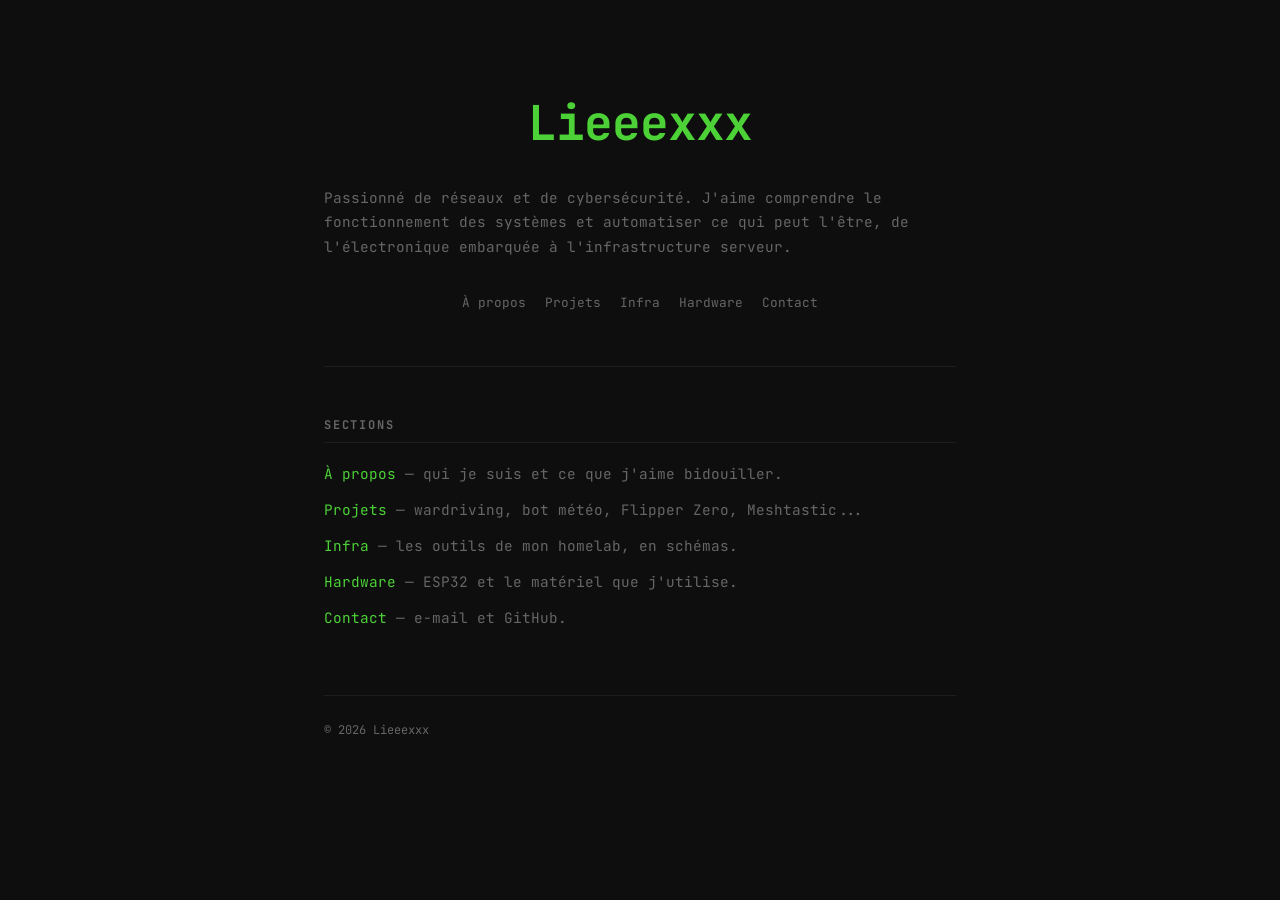
<file: index.html>
<!DOCTYPE html>
<html lang="fr">
<head>
  <meta charset="UTF-8">
  <meta name="viewport" content="width=device-width, initial-scale=1">
  <title>Lieeexxx.fr</title>
  <meta name="description" content="Portfolio de Lieeexxx : réseaux, cybersécurité et automatisation. Projets, infrastructure homelab, hardware (ESP32, Meshtastic) et contact.">
  <link rel="canonical" href="https://www.lieeexxx.fr/">

  <meta property="og:type" content="website">
  <meta property="og:site_name" content="Lieeexxx">
  <meta property="og:title" content="Lieeexxx.fr">
  <meta property="og:description" content="Portfolio de Lieeexxx : réseaux, cybersécurité et automatisation. Projets, infrastructure homelab, hardware (ESP32, Meshtastic) et contact.">
  <meta property="og:url" content="https://www.lieeexxx.fr/">
  <meta name="twitter:card" content="summary">
  <script type="application/ld+json">{"@context":"https://schema.org","@type":"WebSite","name":"Lieeexxx","url":"https://www.lieeexxx.fr/"}</script>

  <link rel="icon" href="/favicon.svg" type="image/svg+xml">
  <link rel="icon" href="/favicon-48.png" type="image/png" sizes="48x48">
  <link rel="shortcut icon" href="/favicon.ico">

  <link rel="stylesheet" href="/style.css?v=5">
  <link rel="preconnect" href="https://fonts.googleapis.com">
  <link rel="preconnect" href="https://fonts.gstatic.com" crossorigin>
  <link href="https://fonts.googleapis.com/css2?family=JetBrains+Mono:wght@400;700&display=swap" rel="stylesheet">
</head>
<body>

  <header>
    <h1><a href="/">Lieeexxx</a></h1>
    <p class="subtitle">Passionné de réseaux et de cybersécurité. J'aime comprendre le fonctionnement des systèmes et automatiser ce qui peut l'être, de l'électronique embarquée à l'infrastructure serveur.</p>
    <nav class="tabs">
      <a href="/a-propos">À propos</a>
      <a href="/projets">Projets</a>
      <a href="/infra">Infra</a>
      <a href="/hardware">Hardware</a>
      <a href="/contact">Contact</a>
    </nav>
  </header>

  <main>

    <section id="home">
      <h2>Sections</h2>
      <ul class="toc">
        <li><a href="/a-propos">À propos</a> — qui je suis et ce que j'aime bidouiller.</li>
        <li><a href="/projets">Projets</a> — wardriving, bot météo, Flipper Zero, Meshtastic...</li>
        <li><a href="/infra">Infra</a> — les outils de mon homelab, en schémas.</li>
        <li><a href="/hardware">Hardware</a> — ESP32 et le matériel que j'utilise.</li>
        <li><a href="/contact">Contact</a> — e-mail et GitHub.</li>
      </ul>
    </section>

  </main>

  <footer>
    <p>© 2026 Lieeexxx</p>
  </footer>

  <script src="/main.js?v=4" defer></script>
</body>
</html>
</file>
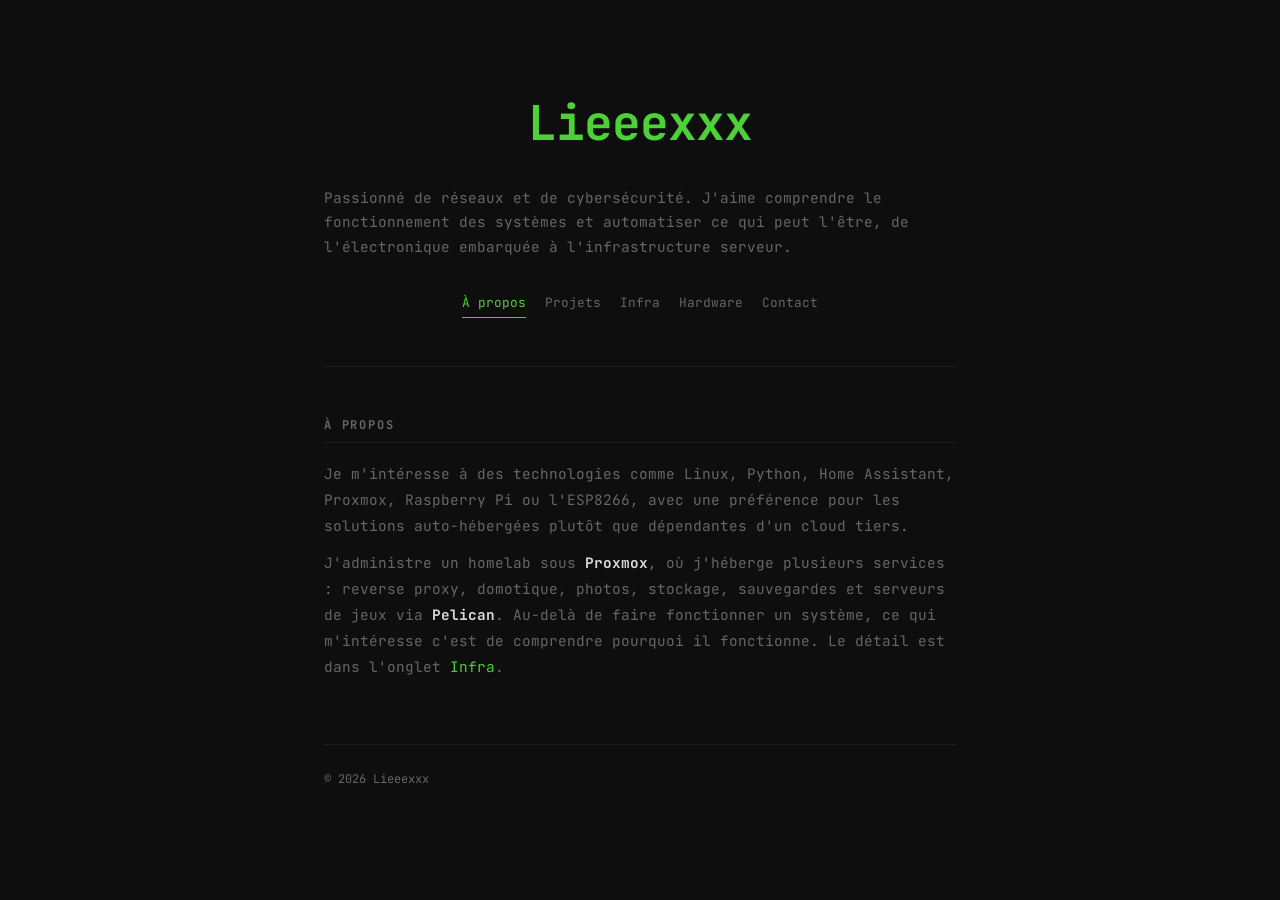
<file: a-propos.html>
<!DOCTYPE html>
<html lang="fr">
<head>
  <meta charset="UTF-8">
  <meta name="viewport" content="width=device-width, initial-scale=1">
  <title>À propos | Lieeexxx</title>
  <meta name="description" content="Qui est Lieeexxx : passionné de réseaux, de cybersécurité et d'auto-hébergement, de l'électronique embarquée à l'infrastructure serveur.">
  <link rel="canonical" href="https://www.lieeexxx.fr/a-propos">

  <meta property="og:type" content="website">
  <meta property="og:site_name" content="Lieeexxx">
  <meta property="og:title" content="À propos | Lieeexxx">
  <meta property="og:description" content="Qui est Lieeexxx : passionné de réseaux, de cybersécurité et d'auto-hébergement, de l'électronique embarquée à l'infrastructure serveur.">
  <meta property="og:url" content="https://www.lieeexxx.fr/a-propos">
  <meta name="twitter:card" content="summary">

  <link rel="icon" href="/favicon.svg" type="image/svg+xml">
  <link rel="icon" href="/favicon-48.png" type="image/png" sizes="48x48">
  <link rel="shortcut icon" href="/favicon.ico">

  <link rel="stylesheet" href="/style.css?v=5">
  <link rel="preconnect" href="https://fonts.googleapis.com">
  <link rel="preconnect" href="https://fonts.gstatic.com" crossorigin>
  <link href="https://fonts.googleapis.com/css2?family=JetBrains+Mono:wght@400;700&display=swap" rel="stylesheet">
</head>
<body>

  <header>
    <h1><a href="/">Lieeexxx</a></h1>
    <p class="subtitle">Passionné de réseaux et de cybersécurité. J'aime comprendre le fonctionnement des systèmes et automatiser ce qui peut l'être, de l'électronique embarquée à l'infrastructure serveur.</p>
    <nav class="tabs">
      <a href="/a-propos" class="active" aria-current="page">À propos</a>
      <a href="/projets">Projets</a>
      <a href="/infra">Infra</a>
      <a href="/hardware">Hardware</a>
      <a href="/contact">Contact</a>
    </nav>
  </header>

  <main>

    <section id="about">
      <h2>À propos</h2>
      <p>Je m'intéresse à des technologies comme Linux, Python, Home Assistant, Proxmox, Raspberry Pi ou l'ESP8266, avec une préférence pour les solutions auto-hébergées plutôt que dépendantes d'un cloud tiers.</p>
      <p>J'administre un homelab sous <a href="https://www.proxmox.com" target="_blank" rel="noopener"><strong>Proxmox</strong></a>, où j'héberge plusieurs services : reverse proxy, domotique, photos, stockage, sauvegardes et serveurs de jeux via <a href="https://pelican.dev" target="_blank" rel="noopener"><strong>Pelican</strong></a>. Au-delà de faire fonctionner un système, ce qui m'intéresse c'est de comprendre pourquoi il fonctionne. Le détail est dans l'onglet <a href="/infra">Infra</a>.</p>
    </section>

  </main>

  <footer>
    <p>© 2026 Lieeexxx</p>
  </footer>

  <script src="/main.js?v=4" defer></script>
</body>
</html>
</file>
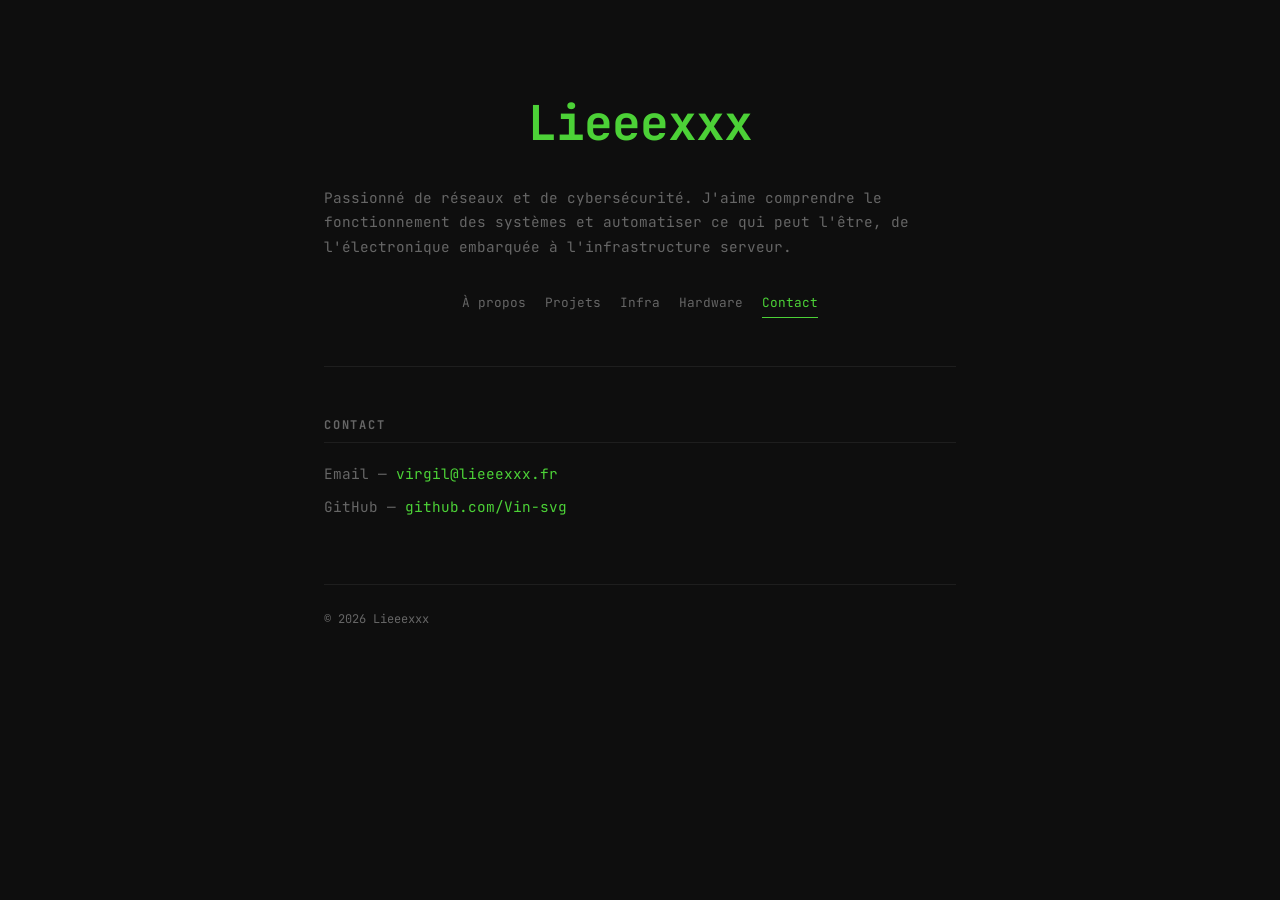
<file: contact.html>
<!DOCTYPE html>
<html lang="fr">
<head>
  <meta charset="UTF-8">
  <meta name="viewport" content="width=device-width, initial-scale=1">
  <title>Contact | Lieeexxx</title>
  <meta name="description" content="Contacter Lieeexxx par e-mail ou via GitHub.">
  <link rel="canonical" href="https://www.lieeexxx.fr/contact">

  <meta property="og:type" content="website">
  <meta property="og:site_name" content="Lieeexxx">
  <meta property="og:title" content="Contact | Lieeexxx">
  <meta property="og:description" content="Contacter Lieeexxx par e-mail ou via GitHub.">
  <meta property="og:url" content="https://www.lieeexxx.fr/contact">
  <meta name="twitter:card" content="summary">

  <link rel="icon" href="/favicon.svg" type="image/svg+xml">
  <link rel="icon" href="/favicon-48.png" type="image/png" sizes="48x48">
  <link rel="shortcut icon" href="/favicon.ico">

  <link rel="stylesheet" href="/style.css?v=5">
  <link rel="preconnect" href="https://fonts.googleapis.com">
  <link rel="preconnect" href="https://fonts.gstatic.com" crossorigin>
  <link href="https://fonts.googleapis.com/css2?family=JetBrains+Mono:wght@400;700&display=swap" rel="stylesheet">
</head>
<body>

  <header>
    <h1><a href="/">Lieeexxx</a></h1>
    <p class="subtitle">Passionné de réseaux et de cybersécurité. J'aime comprendre le fonctionnement des systèmes et automatiser ce qui peut l'être, de l'électronique embarquée à l'infrastructure serveur.</p>
    <nav class="tabs">
      <a href="/a-propos">À propos</a>
      <a href="/projets">Projets</a>
      <a href="/infra">Infra</a>
      <a href="/hardware">Hardware</a>
      <a href="/contact" class="active" aria-current="page">Contact</a>
    </nav>
  </header>

  <main>

    <section id="contact">
      <h2>Contact</h2>
      <ul>
        <li>Email — <a href="mailto:virgil@lieeexxx.fr">virgil@lieeexxx.fr</a></li>
        <li>GitHub — <a href="https://github.com/Vin-svg" target="_blank" rel="noopener">github.com/Vin-svg</a></li>
      </ul>
    </section>

  </main>

  <footer>
    <p>© 2026 Lieeexxx</p>
  </footer>

  <script src="/main.js?v=4" defer></script>
</body>
</html>
</file>
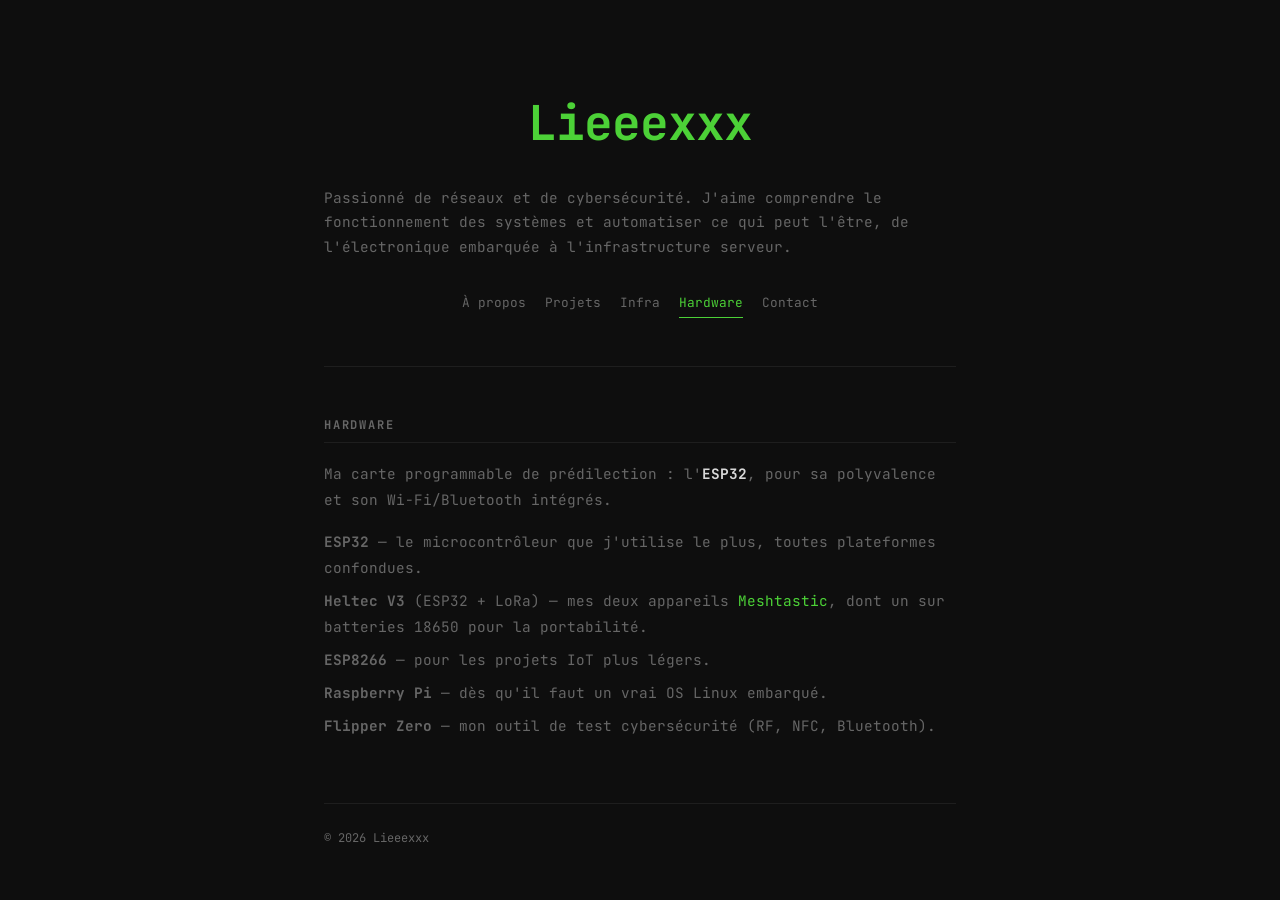
<file: hardware.html>
<!DOCTYPE html>
<html lang="fr">
<head>
  <meta charset="UTF-8">
  <meta name="viewport" content="width=device-width, initial-scale=1">
  <title>Hardware | Lieeexxx</title>
  <meta name="description" content="Le matériel préféré de Lieeexxx : ESP32, Heltec V3 pour Meshtastic, ESP8266, Raspberry Pi et Flipper Zero.">
  <link rel="canonical" href="https://www.lieeexxx.fr/hardware">

  <meta property="og:type" content="website">
  <meta property="og:site_name" content="Lieeexxx">
  <meta property="og:title" content="Hardware | Lieeexxx">
  <meta property="og:description" content="Le matériel préféré de Lieeexxx : ESP32, Heltec V3 pour Meshtastic, ESP8266, Raspberry Pi et Flipper Zero.">
  <meta property="og:url" content="https://www.lieeexxx.fr/hardware">
  <meta name="twitter:card" content="summary">

  <link rel="icon" href="/favicon.svg" type="image/svg+xml">
  <link rel="icon" href="/favicon-48.png" type="image/png" sizes="48x48">
  <link rel="shortcut icon" href="/favicon.ico">

  <link rel="stylesheet" href="/style.css?v=5">
  <link rel="preconnect" href="https://fonts.googleapis.com">
  <link rel="preconnect" href="https://fonts.gstatic.com" crossorigin>
  <link href="https://fonts.googleapis.com/css2?family=JetBrains+Mono:wght@400;700&display=swap" rel="stylesheet">
</head>
<body>

  <header>
    <h1><a href="/">Lieeexxx</a></h1>
    <p class="subtitle">Passionné de réseaux et de cybersécurité. J'aime comprendre le fonctionnement des systèmes et automatiser ce qui peut l'être, de l'électronique embarquée à l'infrastructure serveur.</p>
    <nav class="tabs">
      <a href="/a-propos">À propos</a>
      <a href="/projets">Projets</a>
      <a href="/infra">Infra</a>
      <a href="/hardware" class="active" aria-current="page">Hardware</a>
      <a href="/contact">Contact</a>
    </nav>
  </header>

  <main>

    <section id="hardware">
      <h2>Hardware</h2>
      <p>Ma carte programmable de prédilection : l'<strong>ESP32</strong>, pour sa polyvalence et son Wi-Fi/Bluetooth intégrés.</p>
      <ul>
        <li><strong>ESP32</strong> — le microcontrôleur que j'utilise le plus, toutes plateformes confondues.</li>
        <li><strong>Heltec V3</strong> (ESP32 + LoRa) — mes deux appareils <a href="/projets">Meshtastic</a>, dont un sur batteries 18650 pour la portabilité.</li>
        <li><strong>ESP8266</strong> — pour les projets IoT plus légers.</li>
        <li><strong>Raspberry Pi</strong> — dès qu'il faut un vrai OS Linux embarqué.</li>
        <li><strong>Flipper Zero</strong> — mon outil de test cybersécurité (RF, NFC, Bluetooth).</li>
      </ul>
    </section>

  </main>

  <footer>
    <p>© 2026 Lieeexxx</p>
  </footer>

  <script src="/main.js?v=4" defer></script>
</body>
</html>
</file>
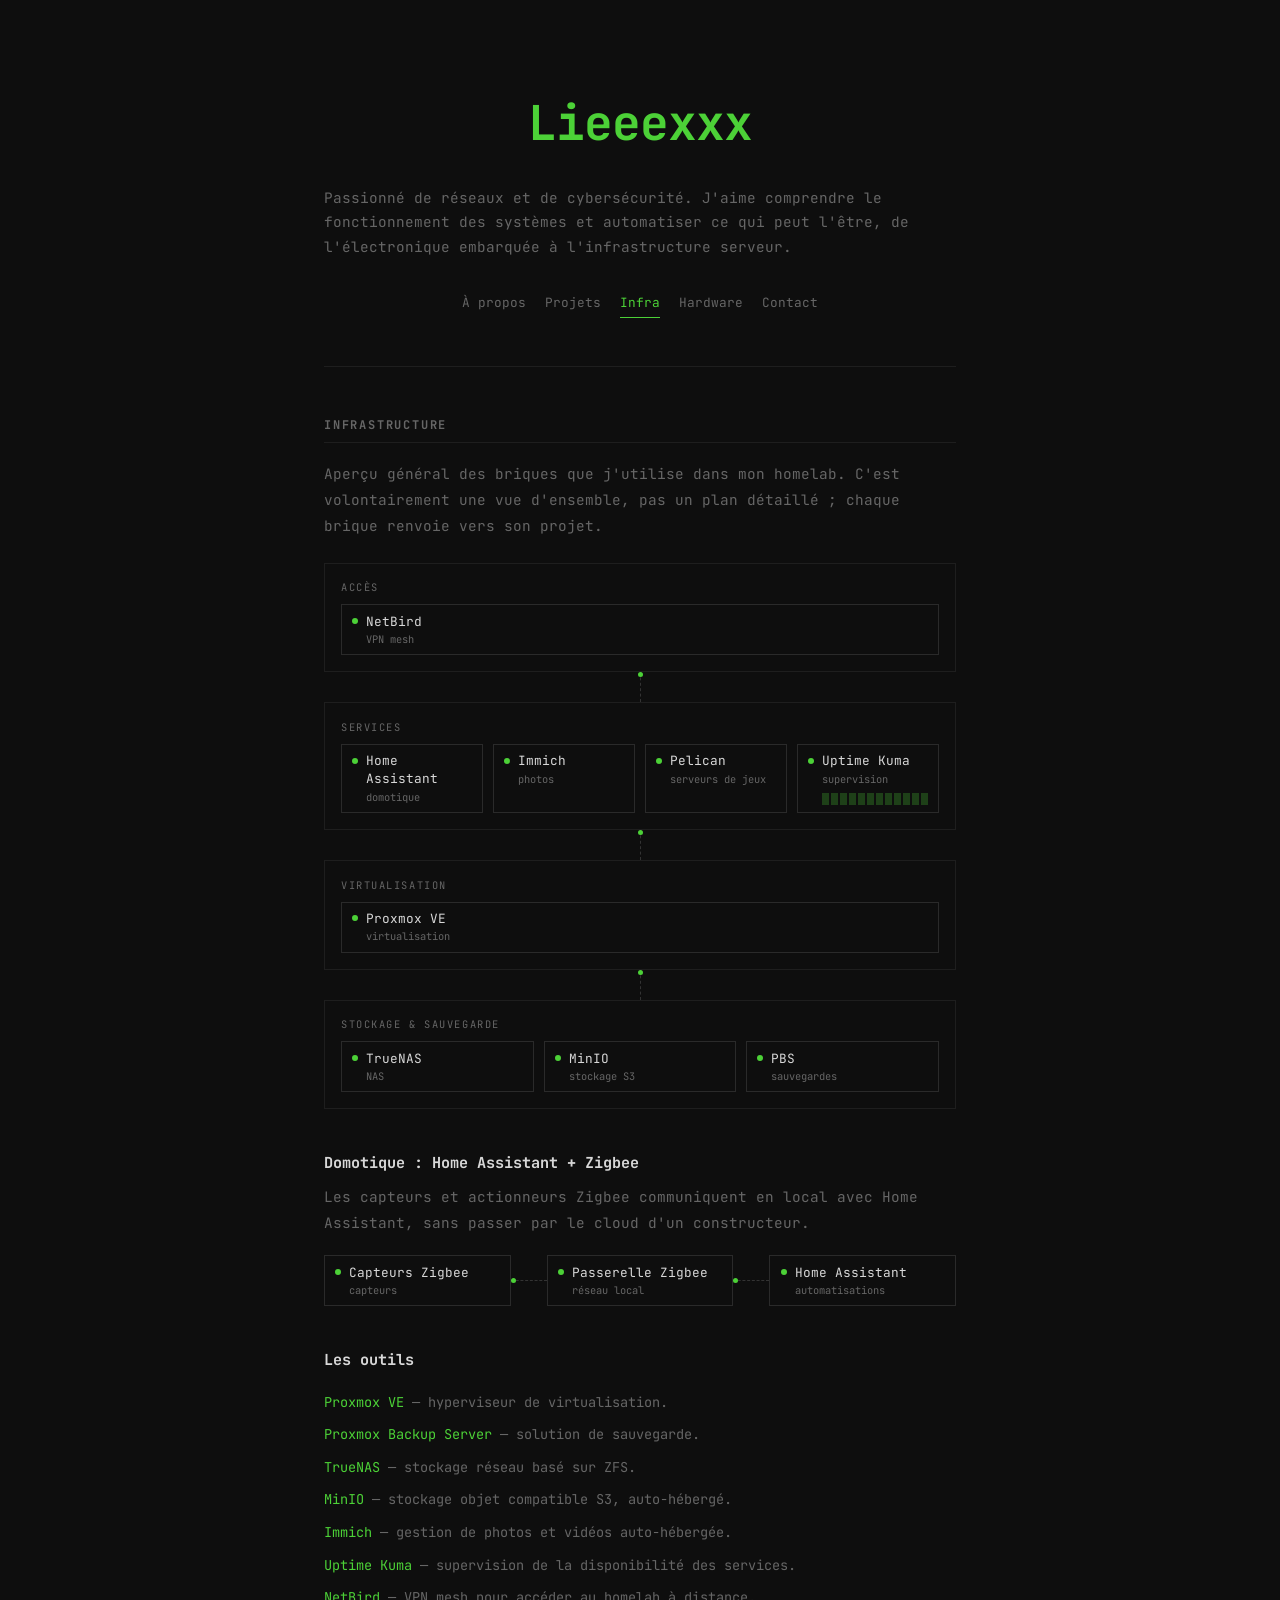
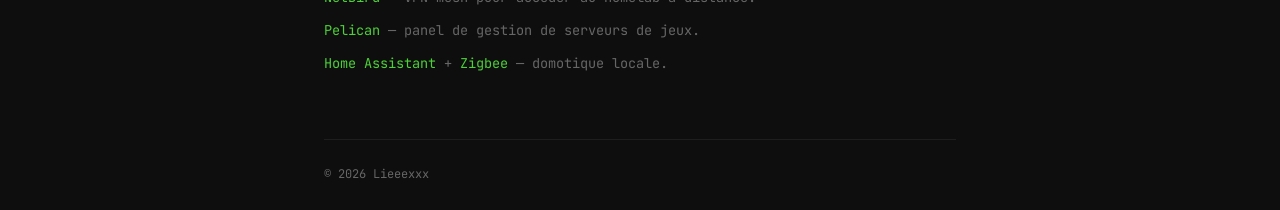
<file: infra.html>
<!DOCTYPE html>
<html lang="fr">
<head>
  <meta charset="UTF-8">
  <meta name="viewport" content="width=device-width, initial-scale=1">
  <title>Infra | Lieeexxx</title>
  <meta name="description" content="Aperçu des outils utilisés dans le homelab de Lieeexxx : virtualisation, stockage, sauvegarde, domotique Zigbee et supervision.">
  <link rel="canonical" href="https://www.lieeexxx.fr/infra">

  <meta property="og:type" content="website">
  <meta property="og:site_name" content="Lieeexxx">
  <meta property="og:title" content="Infra | Lieeexxx">
  <meta property="og:description" content="Aperçu des outils utilisés dans le homelab de Lieeexxx : virtualisation, stockage, sauvegarde, domotique Zigbee et supervision.">
  <meta property="og:url" content="https://www.lieeexxx.fr/infra">
  <meta name="twitter:card" content="summary">

  <link rel="icon" href="/favicon.svg" type="image/svg+xml">
  <link rel="icon" href="/favicon-48.png" type="image/png" sizes="48x48">
  <link rel="shortcut icon" href="/favicon.ico">

  <link rel="stylesheet" href="/style.css?v=5">
  <link rel="preconnect" href="https://fonts.googleapis.com">
  <link rel="preconnect" href="https://fonts.gstatic.com" crossorigin>
  <link href="https://fonts.googleapis.com/css2?family=JetBrains+Mono:wght@400;700&display=swap" rel="stylesheet">
</head>
<body>

  <header>
    <h1><a href="/">Lieeexxx</a></h1>
    <p class="subtitle">Passionné de réseaux et de cybersécurité. J'aime comprendre le fonctionnement des systèmes et automatiser ce qui peut l'être, de l'électronique embarquée à l'infrastructure serveur.</p>
    <nav class="tabs">
      <a href="/a-propos">À propos</a>
      <a href="/projets">Projets</a>
      <a href="/infra" class="active" aria-current="page">Infra</a>
      <a href="/hardware">Hardware</a>
      <a href="/contact">Contact</a>
    </nav>
  </header>

  <main>

    <section id="infra">
      <h2>Infrastructure</h2>
      <p>Aperçu général des briques que j'utilise dans mon homelab. C'est volontairement une vue d'ensemble, pas un plan détaillé ; chaque brique renvoie vers son projet.</p>

      <div class="arch" role="group" aria-label="Schéma de l'architecture du homelab">

        <div class="layer">
          <span class="layer-label">Accès</span>
          <div class="nodes">
            <a class="node" href="https://netbird.io" target="_blank" rel="noopener"><i class="dot"></i>NetBird<small>VPN mesh</small></a>
          </div>
        </div>

        <div class="flow-v" aria-hidden="true"></div>

        <div class="layer">
          <span class="layer-label">Services</span>
          <div class="nodes">
            <a class="node" href="https://www.home-assistant.io" target="_blank" rel="noopener"><i class="dot"></i>Home Assistant<small>domotique</small></a>
            <a class="node" href="https://immich.app" target="_blank" rel="noopener"><i class="dot"></i>Immich<small>photos</small></a>
            <a class="node" href="https://pelican.dev" target="_blank" rel="noopener"><i class="dot"></i>Pelican<small>serveurs de jeux</small></a>
            <a class="node" href="https://uptime.kuma.pet" target="_blank" rel="noopener"><i class="dot"></i>Uptime Kuma<small>supervision</small>
              <span class="kuma" aria-hidden="true"><b></b><b></b><b></b><b></b><b></b><b></b><b></b><b></b><b></b><b></b><b></b><b></b></span>
            </a>
          </div>
        </div>

        <div class="flow-v" aria-hidden="true"></div>

        <div class="layer">
          <span class="layer-label">Virtualisation</span>
          <div class="nodes">
            <a class="node wide" href="https://www.proxmox.com" target="_blank" rel="noopener"><i class="dot"></i>Proxmox VE<small>virtualisation</small></a>
          </div>
        </div>

        <div class="flow-v" aria-hidden="true"></div>

        <div class="layer">
          <span class="layer-label">Stockage &amp; sauvegarde</span>
          <div class="nodes">
            <a class="node" href="https://www.truenas.com" target="_blank" rel="noopener"><i class="dot"></i>TrueNAS<small>NAS</small></a>
            <a class="node" href="https://min.io" target="_blank" rel="noopener"><i class="dot"></i>MinIO<small>stockage S3</small></a>
            <a class="node" href="https://www.proxmox.com/en/products/proxmox-backup-server/overview" target="_blank" rel="noopener"><i class="dot"></i>PBS<small>sauvegardes</small></a>
          </div>
        </div>

      </div>

      <h3 class="sub">Domotique : Home Assistant + Zigbee</h3>
      <p>Les capteurs et actionneurs Zigbee communiquent en local avec Home Assistant, sans passer par le cloud d'un constructeur.</p>

      <div class="zigbee" role="group" aria-label="Chaîne Zigbee vers Home Assistant">
        <a class="node" href="https://csa-iot.org/all-solutions/zigbee/" target="_blank" rel="noopener"><i class="dot"></i>Capteurs Zigbee<small>capteurs</small></a>
        <div class="flow-h" aria-hidden="true"></div>
        <span class="node"><i class="dot"></i>Passerelle Zigbee<small>réseau local</small></span>
        <div class="flow-h" aria-hidden="true"></div>
        <a class="node" href="https://www.home-assistant.io" target="_blank" rel="noopener"><i class="dot"></i>Home Assistant<small>automatisations</small></a>
      </div>

      <h3 class="sub">Les outils</h3>
      <ul class="tools">
        <li><a href="https://www.proxmox.com" target="_blank" rel="noopener">Proxmox VE</a> — hyperviseur de virtualisation.</li>
        <li><a href="https://www.proxmox.com/en/products/proxmox-backup-server/overview" target="_blank" rel="noopener">Proxmox Backup Server</a> — solution de sauvegarde.</li>
        <li><a href="https://www.truenas.com" target="_blank" rel="noopener">TrueNAS</a> — stockage réseau basé sur ZFS.</li>
        <li><a href="https://min.io" target="_blank" rel="noopener">MinIO</a> — stockage objet compatible S3, auto-hébergé.</li>
        <li><a href="https://immich.app" target="_blank" rel="noopener">Immich</a> — gestion de photos et vidéos auto-hébergée.</li>
        <li><a href="https://uptime.kuma.pet" target="_blank" rel="noopener">Uptime Kuma</a> — supervision de la disponibilité des services.</li>
        <li><a href="https://netbird.io" target="_blank" rel="noopener">NetBird</a> — VPN mesh pour accéder au homelab à distance.</li>
        <li><a href="https://pelican.dev" target="_blank" rel="noopener">Pelican</a> — panel de gestion de serveurs de jeux.</li>
        <li><a href="https://www.home-assistant.io" target="_blank" rel="noopener">Home Assistant</a> + <a href="https://csa-iot.org/all-solutions/zigbee/" target="_blank" rel="noopener">Zigbee</a> — domotique locale.</li>
      </ul>
    </section>

  </main>

  <footer>
    <p>© 2026 Lieeexxx</p>
  </footer>

  <script src="/main.js?v=4" defer></script>
</body>
</html>
</file>
<file: style.css>
*, *::before, *::after {
  box-sizing: border-box;
  margin: 0;
  padding: 0;
}

:root {
  --green: #4cd137;
  --bg: #0e0e0e;
  --text: #d8d8d8;
  --text-dim: #666;
  --border: #1e1e1e;
}

html {
  scroll-behavior: smooth;
}

body {
  font-family: 'JetBrains Mono', 'Courier New', monospace;
  background: var(--bg);
  color: var(--text);
  line-height: 1.8;
  max-width: 680px;
  margin: auto;
  padding: 0 1.5em;
}

a {
  color: var(--green);
  text-decoration: none;
}

a:hover {
  text-decoration: underline;
}

a:focus-visible,
.tabs a:focus-visible {
  outline: 2px solid var(--green);
  outline-offset: 3px;
}

/* Header */
header {
  padding: 5em 0 3em;
  border-bottom: 1px solid var(--border);
  margin-bottom: 3em;
}

header h1 a {
  color: inherit;
}

header h1 a:hover {
  text-decoration: none;
}

header h1 {
  font-size: clamp(2rem, 6vw, 3rem);
  font-weight: 700;
  color: var(--green);
  margin-bottom: 0.4em;
  letter-spacing: -0.02em;
  text-align: center;
}

.subtitle {
  color: var(--text-dim);
  font-size: 0.9rem;
  line-height: 1.7;
}

/* Nav tabs */
.tabs {
  display: flex;
  justify-content: center;
  flex-wrap: wrap;
  gap: 1.5em;
  margin-top: 2.5em;
  font-size: 0.8rem;
}

.tabs a {
  color: var(--text-dim);
  text-decoration: none;
  border-bottom: 1px solid transparent;
  padding-bottom: 0.2em;
}

.tabs a:hover,
.tabs a.active {
  color: var(--green);
  border-bottom-color: var(--green);
  text-decoration: none;
}

/* Sections */
section {
  margin-bottom: 4em;
  opacity: 0;
  transform: translateY(16px);
  transition: opacity 0.5s ease, transform 0.5s ease;
}

section.animate {
  opacity: 1;
  transform: translateY(0);
}

section h2 {
  font-size: 0.75rem;
  text-transform: uppercase;
  letter-spacing: 0.15em;
  color: var(--text-dim);
  margin-bottom: 1.5em;
  border-bottom: 1px solid var(--border);
  padding-bottom: 0.5em;
}

section p {
  color: var(--text-dim);
  margin-bottom: 0.8em;
  font-size: 0.9rem;
}

section p strong {
  color: var(--text);
}

/* Projects */
.project {
  margin-bottom: 3em;
  padding-bottom: 3em;
  border-bottom: 1px solid var(--border);
  opacity: 0;
  transform: translateY(12px);
  transition: opacity 0.5s ease, transform 0.5s ease;
}

.project:last-child {
  border-bottom: none;
}

.project.animate {
  opacity: 1;
  transform: translateY(0);
}

.project h3 {
  font-size: 1rem;
  font-weight: 700;
  color: var(--text);
  margin-bottom: 0.5em;
}

.project p {
  margin-bottom: 0.8em;
}

/* X timeline */
.x-timeline {
  margin-top: 1em;
  max-width: 100%;
  overflow: hidden;
}

/* Wigle */
.wigle-stats {
  display: flex;
  gap: 0.5em;
  flex-wrap: wrap;
  margin-top: 1em;
}

.wigle-stats img {
  max-width: 100%;
  height: auto;
}

/* Videos & embeds */
.video-container,
.sketchfab-embed-wrapper {
  position: relative;
  padding-bottom: 56.25%;
  height: 0;
  overflow: hidden;
  margin-top: 1em;
}

.video-container iframe,
.sketchfab-embed-wrapper iframe {
  position: absolute;
  top: 0; left: 0;
  width: 100%; height: 100%;
  border: none;
}

/* Contact & Hardware lists */
#contact ul,
#hardware ul {
  list-style: none;
}

#contact li,
#hardware li {
  margin-bottom: 0.5em;
  font-size: 0.9rem;
  color: var(--text-dim);
}

#hardware ul {
  margin-top: 1em;
}

/* Infra diagrams */
.arch {
  display: flex;
  flex-direction: column;
  align-items: stretch;
  margin: 1.5em 0 2.5em;
}

.layer {
  border: 1px solid var(--border);
  padding: 0.9em 1em 1em;
}

.layer-label {
  display: block;
  font-size: 0.65rem;
  text-transform: uppercase;
  letter-spacing: 0.15em;
  color: var(--text-dim);
  margin-bottom: 0.7em;
}

.nodes {
  display: flex;
  flex-wrap: wrap;
  gap: 0.6em;
}

.node {
  position: relative;
  display: flex;
  flex-direction: column;
  flex: 1 1 130px;
  gap: 0.1em;
  padding: 0.6em 0.8em 0.6em 1.9em;
  border: 1px solid #2a2a2a;
  color: var(--text);
  font-size: 0.8rem;
  line-height: 1.4;
  transition: border-color 0.2s ease, color 0.2s ease;
}

a.node:hover {
  border-color: var(--green);
  color: var(--green);
  text-decoration: none;
}

.node small {
  font-size: 0.65rem;
  color: var(--text-dim);
}

.node.wide { flex-basis: 100%; }

.dot {
  position: absolute;
  left: 0.8em;
  top: 1em;
  width: 6px;
  height: 6px;
  border-radius: 50%;
  background: var(--green);
  animation: pulse 2.4s ease-out infinite;
}

.nodes > .node:nth-child(2) .dot { animation-delay: 0.4s; }
.nodes > .node:nth-child(3) .dot { animation-delay: 0.8s; }
.nodes > .node:nth-child(4) .dot { animation-delay: 1.2s; }

@keyframes pulse {
  0%   { box-shadow: 0 0 0 0 rgba(76, 209, 55, 0.55); }
  70%, 100% { box-shadow: 0 0 0 7px rgba(76, 209, 55, 0); }
}

.flow-v {
  position: relative;
  align-self: center;
  width: 0;
  height: 30px;
  border-left: 1px dashed #333;
}

.flow-v::after {
  content: '';
  position: absolute;
  left: -3px;
  top: 0;
  width: 5px;
  height: 5px;
  border-radius: 50%;
  background: var(--green);
  animation: packet-v 1.8s linear infinite;
}

@keyframes packet-v {
  0%   { top: 0; opacity: 0; }
  15%, 85% { opacity: 1; }
  100% { top: calc(100% - 5px); opacity: 0; }
}

.kuma {
  display: flex;
  gap: 2px;
  margin-top: 0.4em;
  height: 12px;
}

.kuma b {
  flex: 1;
  background: var(--green);
  opacity: 0.25;
  animation: beat 2.4s ease-in-out infinite;
}

.kuma b:nth-child(1)  { animation-delay: 0s; }
.kuma b:nth-child(2)  { animation-delay: 0.2s; }
.kuma b:nth-child(3)  { animation-delay: 0.4s; }
.kuma b:nth-child(4)  { animation-delay: 0.6s; }
.kuma b:nth-child(5)  { animation-delay: 0.8s; }
.kuma b:nth-child(6)  { animation-delay: 1.0s; }
.kuma b:nth-child(7)  { animation-delay: 1.2s; }
.kuma b:nth-child(8)  { animation-delay: 1.4s; }
.kuma b:nth-child(9)  { animation-delay: 1.6s; }
.kuma b:nth-child(10) { animation-delay: 1.8s; }
.kuma b:nth-child(11) { animation-delay: 2.0s; }
.kuma b:nth-child(12) { animation-delay: 2.2s; }

@keyframes beat {
  0%, 100% { opacity: 0.25; }
  10%      { opacity: 1; }
  30%      { opacity: 0.25; }
}

.sub {
  font-size: 0.95rem;
  color: var(--text);
  margin: 2.5em 0 0.5em;
}

.zigbee {
  display: flex;
  align-items: stretch;
  margin: 1.2em 0 2.5em;
}

.zigbee .node { flex: 1 1 0; }

.flow-h {
  position: relative;
  align-self: center;
  flex: 0 0 36px;
  height: 0;
  border-top: 1px dashed #333;
}

.flow-h::after {
  content: '';
  position: absolute;
  top: -3px;
  left: 0;
  width: 5px;
  height: 5px;
  border-radius: 50%;
  background: var(--green);
  animation: packet-h 1.4s linear infinite;
}

@keyframes packet-h {
  0%   { left: 0; opacity: 0; }
  15%, 85% { opacity: 1; }
  100% { left: calc(100% - 5px); opacity: 0; }
}

.tools {
  list-style: none;
  margin-top: 1em;
}

.tools li {
  font-size: 0.85rem;
  color: var(--text-dim);
  margin-bottom: 0.6em;
}

@media (max-width: 560px) {
  .zigbee { flex-direction: column; }
  .flow-h {
    flex: 0 0 26px;
    width: 0;
    height: auto;
    border-top: none;
    border-left: 1px dashed #333;
  }
  .flow-h::after {
    top: 0;
    left: -3px;
    animation-name: packet-v;
  }
}

@media (prefers-reduced-motion: reduce) {
  .dot, .kuma b, .flow-v::after, .flow-h::after { animation: none; }
  .kuma b { opacity: 0.6; }
}

/* Home table of contents */
.toc {
  list-style: none;
}

.toc li {
  font-size: 0.9rem;
  color: var(--text-dim);
  margin-bottom: 0.7em;
}

/* Footer */
footer {
  padding: 2em 0;
  border-top: 1px solid var(--border);
  font-size: 0.75rem;
  color: var(--text-dim);
  opacity: 0;
  transition: opacity 0.5s ease;
}

footer.animate {
  opacity: 1;
}
</file>
